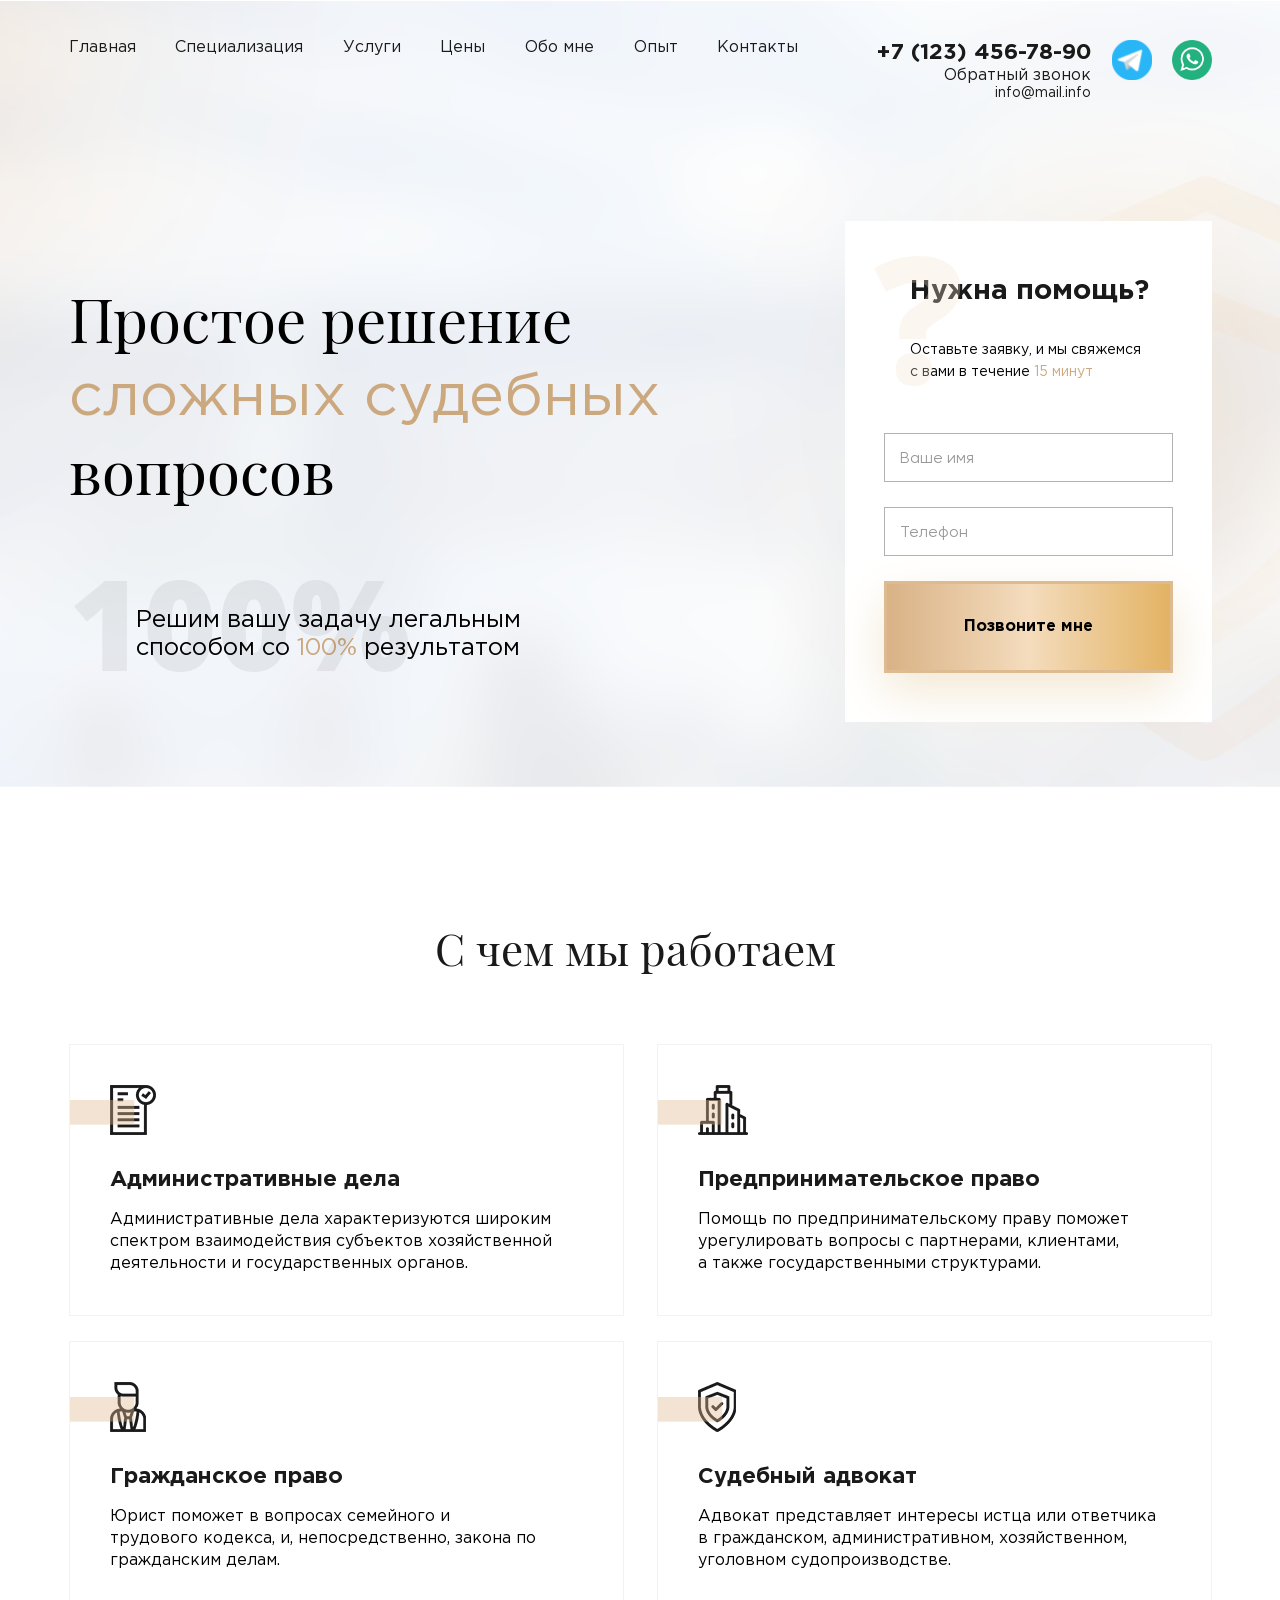
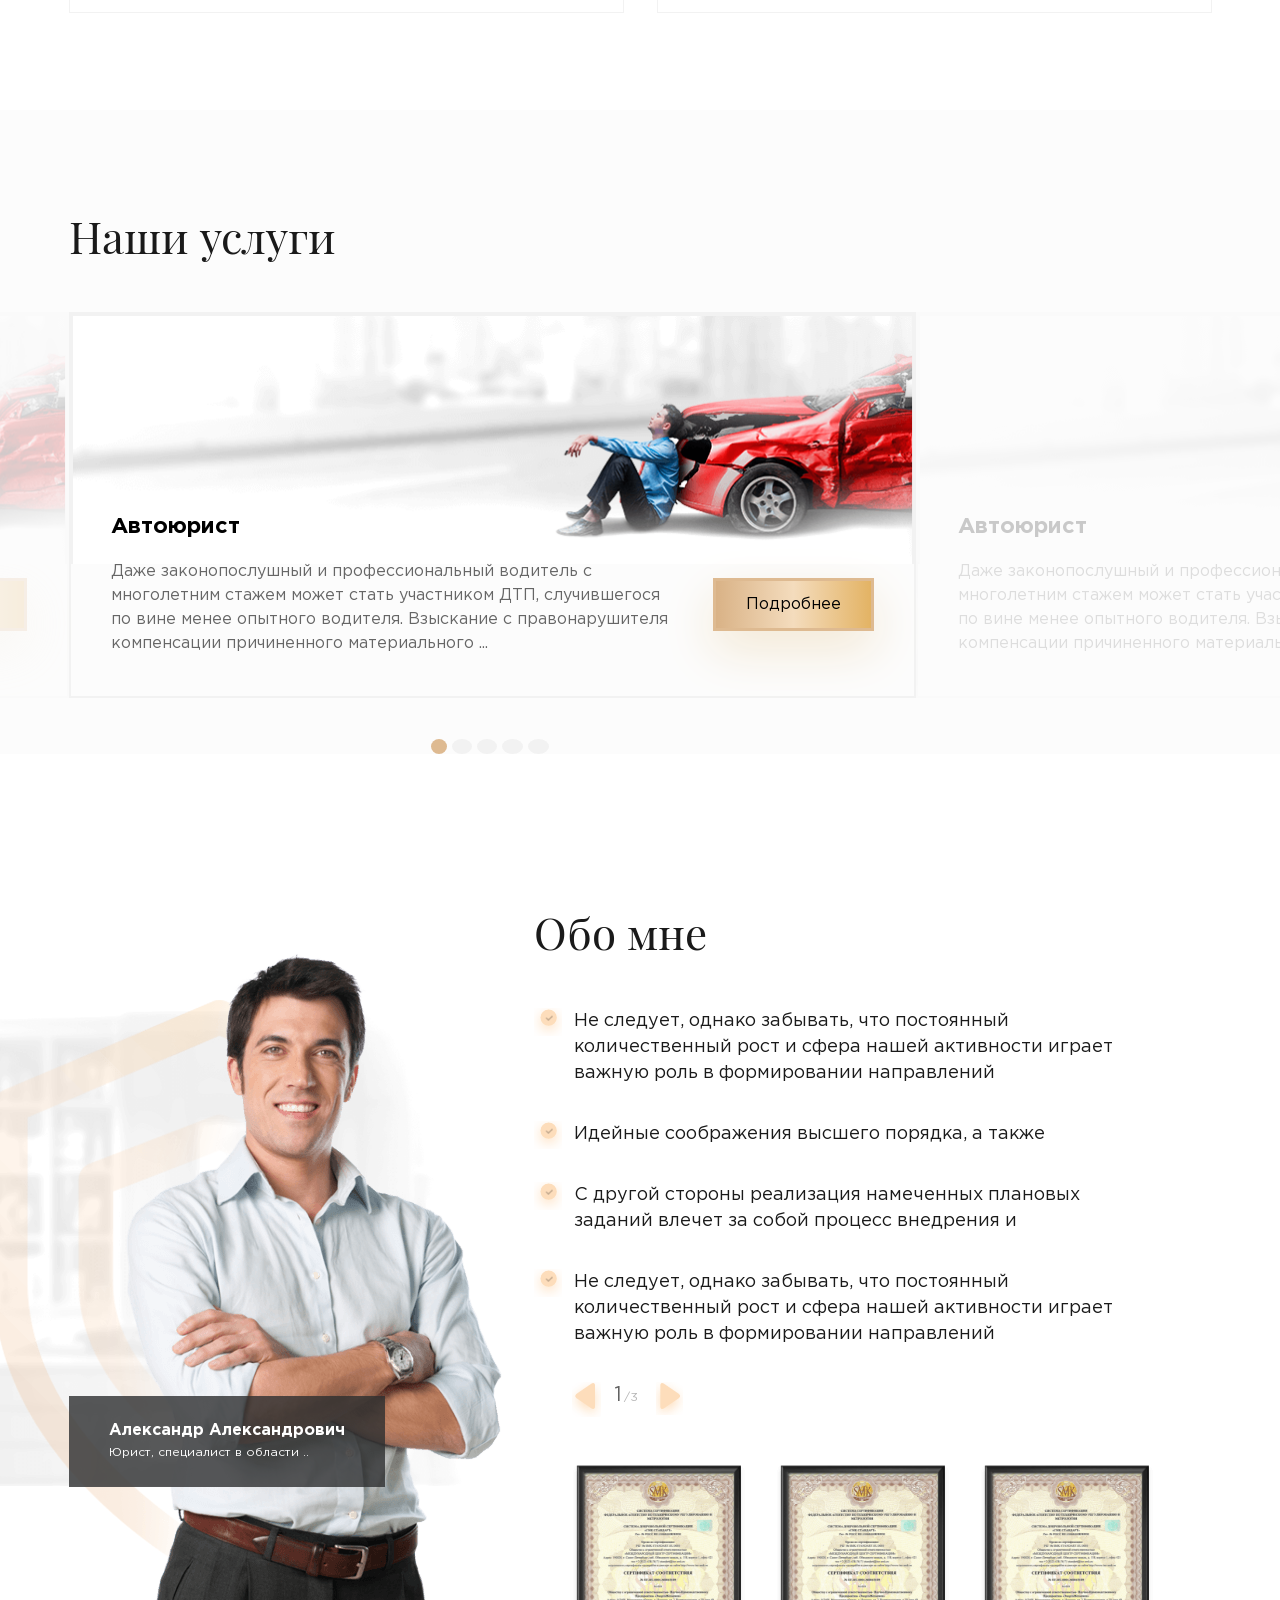
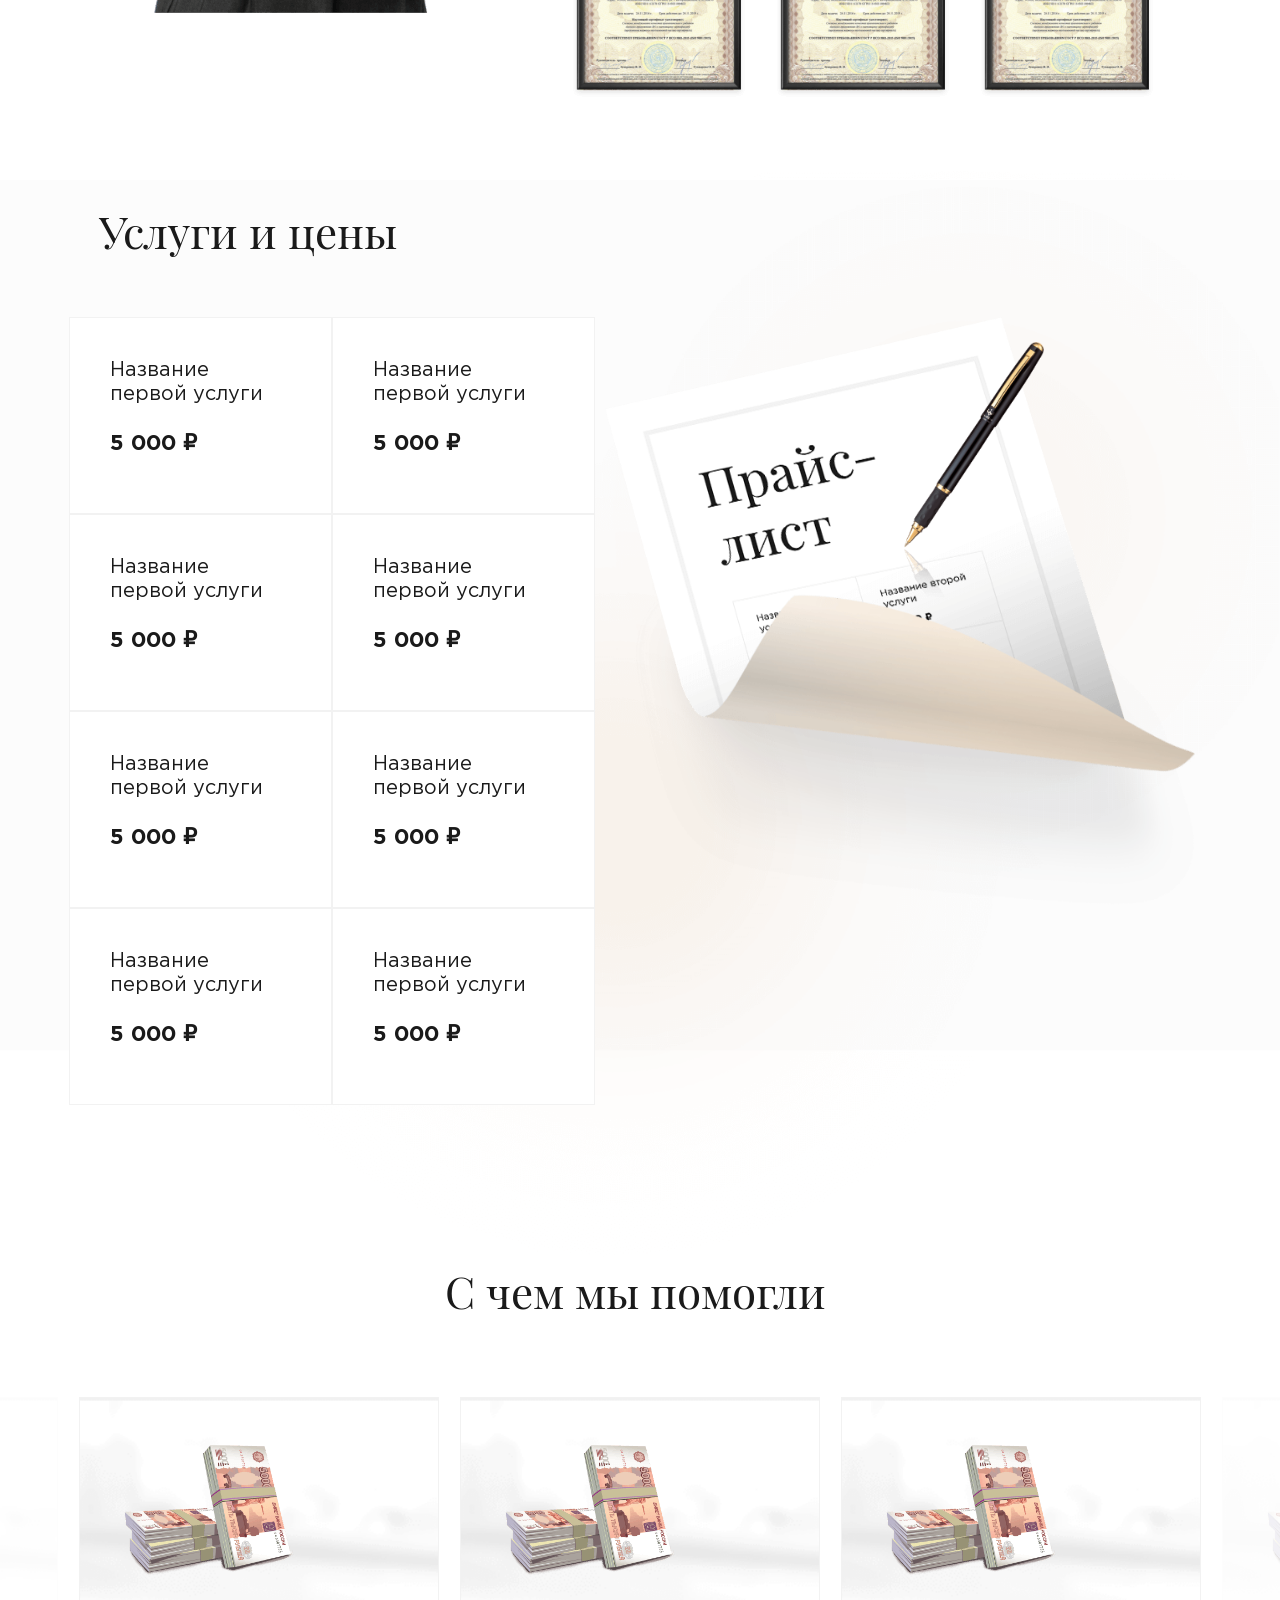
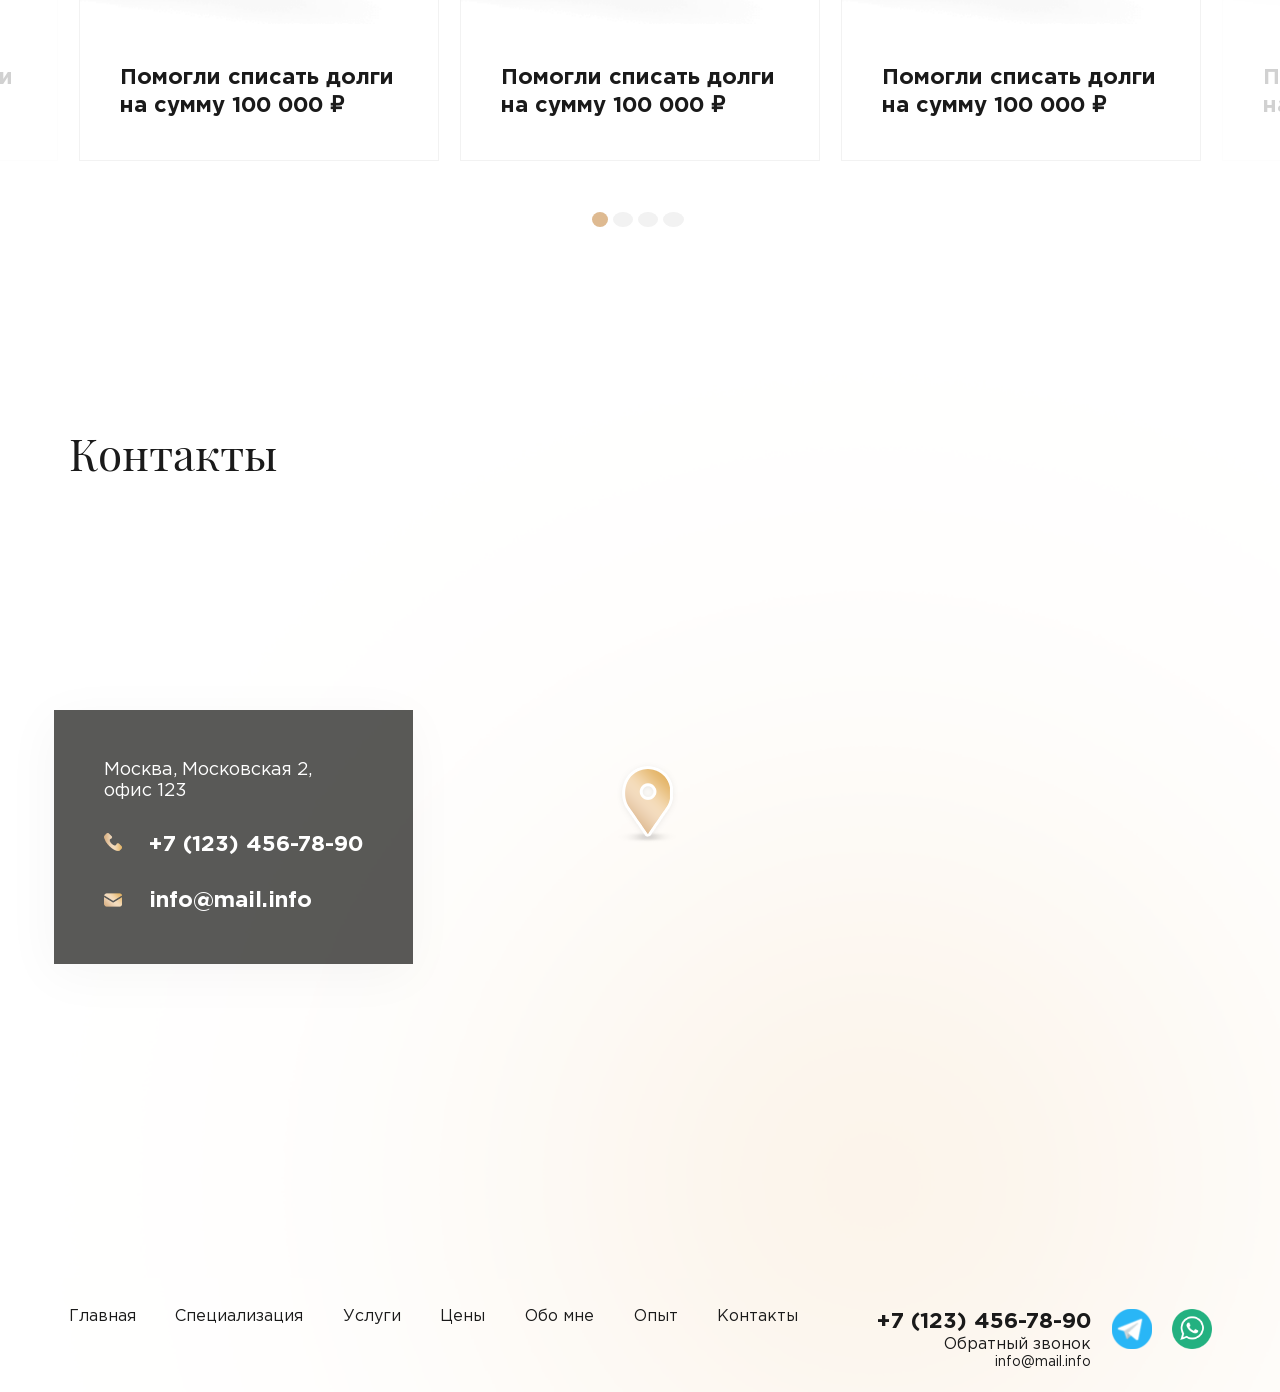
<file: main.html>
<!DOCTYPE html>
<html lang="ru">

<head>
    <meta charset="UTF-8">
    <meta name="viewport" content="width=device-width, initial-scale=1.0">
    <meta http-equiv="X-UA-Compatible" content="ie=edge">
    <title>main</title>
    <link rel="stylesheet" href="css/reset.css">
    <link rel="stylesheet" href="css/slick.css">
    <link rel="stylesheet" href="css/jquery.fancybox.css">
    <link rel="stylesheet" href="css/magnific-popup.css">
    <link rel="stylesheet" href="css/style.css">
    <script src="https://api-maps.yandex.ru/2.1/?apikey=ваш API-ключ&lang=ru_RU" type="text/javascript">
    </script>
</head>

<body>
    <div class="header">
        <div class="conteiner">
            <div class="header__wrapper">
                <div class="menu__burger">
                    <span class='menu__burger-line'></span>
                </div>
                <nav class="menu">
                    <ul class="menu__list">
                        <li class="menu__list-inner">
                            <a class='menu__list-link' href="#">
                                Главная
                            </a>
                        </li>
                        <li class="menu__list-inner">
                            <a class='menu__list-link' href="#">
                                Специализация
                            </a>
                        </li>
                        <li class="menu__list-inner">
                            <a class='menu__list-link' href="#">
                                Услуги
                            </a>
                        </li>
                        <li class="menu__list-inner">
                            <a class='menu__list-link' href="#">
                                Цены
                            </a>
                        </li>
                        <li class="menu__list-inner">
                            <a class='menu__list-link' href="#">
                                Обо мне
                            </a>
                        </li>
                        <li class="menu__list-inner">
                            <a class='menu__list-link' href="#">
                                Опыт
                            </a>
                        </li>
                        <li class="menu__list-inner">
                            <a class='menu__list-link' href="#">
                                Контакты
                            </a>
                        </li>
                    </ul>
                </nav>
                <div class="header__box">
                    <div class="header__box-conteiner">
                        <a class="header__conteiner-link header-tell" href="tel:+71234567890">
                            +7 (123) 456-78-90
                        </a>
                        <a class="header__conteiner-link header-form" href="#">
                            Обратный звонок
                        </a>
                        <a class="header__conteiner-link header-mail" href="mailto:info@mail.info">
                            info@mail.info
                        </a>
                    </div>
                    <div class="header__box-wrapp">
                        <a class="header__wrapp-link" href="#">
                            <img src="images/telegram.png" alt="">
                        </a>
                        <a class="header__wrapp-link" href="#">
                            <img src="images/whatsapp.png" alt="">
                        </a>
                    </div>
                </div>
            </div>
        </div>
    </div>
    <main class="main">
        <div class="conteiner">
            <div class="main__wrapper">
                <div class="main__wrapp">
                    <h1>
                        Простое решение<br>
                        <span>
                            сложных судебных<br>
                        </span>
                        вопросов
                    </h1>
                    <p>
                        Решим вашу задачу легальным<br>
                        способом со
                        <span>
                            100%
                        </span>
                        результатом
                    </p>
                    <a href="#" class="main__wrapp-btn">
                        Заполнить заявку
                    </a>
                </div>
                <div class="main__form-back"></div>
                <div class="main__form">
                    <h2>
                        Нужна помощь?
                    </h2>
                    <p>
                        Оставьте заявку, и мы свяжемся<br>
                        с вами в течение
                        <span>
                            15 минут
                        </span>
                    </p>
                    <form class='main__form-form' action="/">
                        <input class='main__form-input' type="text" name='name' placeholder="Ваше имя">
                        <input class='main__form-input' type="tel" name="tel" placeholder="Телефон">
                        <button class='main__form-btn'>Позвоните мне</button>
                    </form>
                </div>
            </div>
        </div>
    </main>
    <section class="job">
        <div class="conteiner">
            <div class="title job__title">
                <h2>
                    С чем мы работаем
                </h2>
            </div>
            <div class="job__wrapper">
                <div class="job__wrapper-box">
                    <img src="images/job__1.png" alt="">
                    <div class="job__box-content">
                        <h3>
                            Административные дела
                        </h3>
                        <p>
                            Административные дела характеризуются широким<br>
                            спектром взаимодействия субъектов хозяйственной<br>
                            деятельности и государственных органов.
                        </p>
                    </div>
                </div>
                <div class="job__wrapper-box">
                    <img src="images/job__2.png" alt="">
                    <div class="job__box-content">
                        <h3>
                            Предпринимательское право
                        </h3>
                        <p>
                            Помощь по предпринимательскому праву поможет<br>
                            урегулировать вопросы с партнерами, клиентами,<br>
                            а также государственными структурами.
                        </p>
                    </div>
                </div>
                <div class="job__wrapper-box">
                    <img src="images/job__3.png" alt="">
                    <div class="job__box-content">
                        <h3>
                            Гражданское право
                        </h3>
                        <p>
                            Юрист поможет в вопросах семейного и<br>
                            трудового кодекса, и, непосредственно, закона по<br>
                            гражданским делам.
                        </p>
                    </div>
                </div>
                <div class="job__wrapper-box">
                    <img src="images/job__4.png" alt="">
                    <div class="job__box-content">
                        <h3>
                            Судебный адвокат
                        </h3>
                        <p>
                            Адвокат представляет интересы истца или ответчика<br>
                            в гражданском, административном, хозяйственном,<br>
                            уголовном судопроизводстве.
                        </p>
                    </div>
                </div>
            </div>
        </div>
    </section>
    <section class="services">
        <div class="conteiner">
            <div class="title services__title">
                <h2>
                    Наши услуги
                </h2>
            </div>
            <div class="services__slaider">
                <div class="services__slaider-box">
                    <div class="services__box-img">
                        <img src="images/service__car.png" alt="">
                    </div>
                    <div class="services__box-content">
                        <div class="services__content-content">
                            <h3>
                                Автоюрист
                            </h3>
                            <p>
                                Даже законопослушный и профессиональный водитель с<br>
                                многолетним стажем может стать участником ДТП, случившегося<br>
                                по вине менее опытного водителя. Взыскание с правонарушителя<br>
                                компенсации причиненного материального ...
                            </p>
                        </div>
                        <a class="services__content-btn" href="#windows__services">
                            Подробнее
                        </a>
                    </div>
                </div>
                <div class="services__slaider-box">
                    <div class="services__box-img">
                        <img src="images/service__car.png" alt="">
                    </div>
                    <div class="services__box-content">
                        <div class="services__content-content">
                            <h3>
                                Автоюрист
                            </h3>
                            <p>
                                Даже законопослушный и профессиональный водитель с<br>
                                многолетним стажем может стать участником ДТП, случившегося<br>
                                по вине менее опытного водителя. Взыскание с правонарушителя<br>
                                компенсации причиненного материального ...
                            </p>
                        </div>
                        <a class="services__content-btn" href="#windows__services">
                            Подробнее
                        </a>
                    </div>
                </div>
                <div class="services__slaider-box">
                    <div class="services__box-img">
                        <img src="images/service__car.png" alt="">
                    </div>
                    <div class="services__box-content">
                        <div class="services__content-content">
                            <h3>
                                Автоюрист
                            </h3>
                            <p>
                                Даже законопослушный и профессиональный водитель с<br>
                                многолетним стажем может стать участником ДТП, случившегося<br>
                                по вине менее опытного водителя. Взыскание с правонарушителя<br>
                                компенсации причиненного материального ...
                            </p>
                        </div>
                        <a class="services__content-btn" href="#windows__services">
                            Подробнее
                        </a>
                    </div>
                </div>
                <div class="services__slaider-box">
                    <div class="services__box-img">
                        <img src="images/service__car.png" alt="">
                    </div>
                    <div class="services__box-content">
                        <div class="services__content-content">
                            <h3>
                                Автоюрист
                            </h3>
                            <p>
                                Даже законопослушный и профессиональный водитель с<br>
                                многолетним стажем может стать участником ДТП, случившегося<br>
                                по вине менее опытного водителя. Взыскание с правонарушителя<br>
                                компенсации причиненного материального ...
                            </p>
                        </div>
                        <a class="services__content-btn" href="#windows__services">
                            Подробнее
                        </a>
                    </div>
                </div>
                <div class="services__slaider-box">
                    <div class="services__box-img">
                        <img src="images/service__car.png" alt="">
                    </div>
                    <div class="services__box-content">
                        <div class="services__content-content">
                            <h3>
                                Автоюрист
                            </h3>
                            <p>
                                Даже законопослушный и профессиональный водитель с<br>
                                многолетним стажем может стать участником ДТП, случившегося<br>
                                по вине менее опытного водителя. Взыскание с правонарушителя<br>
                                компенсации причиненного материального ...
                            </p>
                        </div>
                        <a class="services__content-btn" href="#windows__services">
                            Подробнее
                        </a>
                    </div>
                </div>
            </div>
        </div>
    </section>
    <section class="about">
        <div class="conteiner">
            <div class="title about__title-1">
                <h2>
                    Обо мне
                </h2>
            </div>
            <div class="about__wrapp">
                <div class="about__wrapp-img">
                    <div class="about__wrapp-img-back"></div>
                    <div class="about__img">
                        <img src="images/about__foto.png" alt="">
                        <div class="about__wrapp-img-content">
                            <h3>
                                Александр Александрович
                            </h3>
                            <p>
                                Юрист, специалист в области ..
                            </p>
                        </div>
                    </div>
                </div>
                <div class="about__wrapp-conteiner">
                    <div class="title about__title-2">
                        <h2>
                            Обо мне
                        </h2>
                    </div>
                    <ul>
                        <li>
                            Не следует, однако забывать, что постоянный количественный рост и сфера нашей активности
                            играет важную роль в формировании направлений
                        </li>
                        <li>
                            Идейные соображения высшего порядка, а также
                        </li>
                        <li>
                            С другой стороны реализация намеченных плановых заданий влечет за собой процесс внедрения и
                        </li>
                        <li>
                            Не следует, однако забывать, что постоянный количественный рост и сфера нашей активности
                            играет важную роль в формировании направлений
                        </li>
                    </ul>
                    <div class="pagingInfo"></div>
                    <div class="about__slaider">
                        <div class="about__slaider-box">
                            <img src="images/diplom.png" alt="">
                        </div>
                        <div class="about__slaider-box">
                            <img src="images/diplom__2.png" alt="">
                        </div>

                        <div class="about__slaider-box">
                            <img src="images/diplom__3.png" alt="">
                        </div>
                    </div>
                </div>
            </div>
        </div>
    </section>
    <section class="pay">
        <div class="conteiner">
            <div class="title pay__title">
                <h2>
                    Услуги и цены
                </h2>
            </div>
            <div class="pay__wrapp">
                <div class="pay__wrapp-slaider">
                    <div class="pay__slaider-conteiner">
                        <div class="pay__slaider-inner">
                            <p>
                                Название первой услуги
                            </p>
                            <div class="pay__inner-box">
                                <h3>
                                    5 000 ₽
                                </h3>
                                <a href="#windows__price" class="pay__slaider-link">
                                    Подробнее »
                                </a>
                            </div>
                        </div>
                        <div class="pay__slaider-inner">
                            <p>
                                Название первой услуги
                            </p>
                            <div class="pay__inner-box">
                                <h3>
                                    5 000 ₽
                                </h3>
                                <a href="#windows__price" class="pay__slaider-link">
                                    Подробнее »
                                </a>
                            </div>
                        </div>
                        <div class="pay__slaider-inner">
                            <p>
                                Название первой услуги
                            </p>
                            <div class="pay__inner-box">
                                <h3>
                                    5 000 ₽
                                </h3>
                                <a href="#windows__price" class="pay__slaider-link">
                                    Подробнее »
                                </a>
                            </div>
                        </div>
                        <div class="pay__slaider-inner">
                            <p>
                                Название первой услуги
                            </p>
                            <div class="pay__inner-box">
                                <h3>
                                    5 000 ₽
                                </h3>
                                <a href="#windows__price" class="pay__slaider-link">
                                    Подробнее »
                                </a>
                            </div>
                        </div>
                    </div>
                    <div class="pay__slaider-conteiner">
                        <div class="pay__slaider-inner">
                            <p>
                                Название первой услуги
                            </p>
                            <div class="pay__inner-box">
                                <h3>
                                    5 000 ₽
                                </h3>
                                <a href="#windows__price" class="pay__slaider-link">
                                    Подробнее »
                                </a>
                            </div>
                        </div>
                        <div class="pay__slaider-inner">
                            <p>
                                Название первой услуги
                            </p>
                            <div class="pay__inner-box">
                                <h3>
                                    5 000 ₽
                                </h3>
                                <a href="#windows__price" class="pay__slaider-link">
                                    Подробнее »
                                </a>
                            </div>
                        </div>
                        <div class="pay__slaider-inner">
                            <p>
                                Название первой услуги
                            </p>
                            <div class="pay__inner-box">
                                <h3>
                                    5 000 ₽
                                </h3>
                                <a href="#windows__price" class="pay__slaider-link">
                                    Подробнее »
                                </a>
                            </div>
                        </div>
                        <div class="pay__slaider-inner">
                            <p>
                                Название первой услуги
                            </p>
                            <div class="pay__inner-box">
                                <h3>
                                    5 000 ₽
                                </h3>
                                <a href="#windows__price" class="pay__slaider-link">
                                    Подробнее »
                                </a>
                            </div>
                        </div>
                    </div>
                </div>
                <div class="pay__wrapp-conteiner">
                    <img src="images/pay__list.png" alt="">
                    <img class='pay__conteiner-pen' src="images/pen.png" alt="">
                </div>
            </div>
        </div>
    </section>
    <section class="help">
        <div class="test"></div>
        <div class="test-2"></div>
        <div class="conteiner">
            <div class="title">
                <h2>
                    С чем мы помогли
                </h2>
            </div>
            <div class="help__slaider">
                <div>
                    <div class="help__slaider-box">
                        <div class="help__box-img">
                            <img src="images/many.png" alt="">
                        </div>
                        <p>
                            Помогли списать долги на сумму 100 000 ₽
                        </p>
                    </div>
                </div>
                <div>
                    <div class="help__slaider-box">
                        <div class="help__box-img">
                            <img src="images/many.png" alt="">
                        </div>
                        <p>
                            Помогли списать долги на сумму 100 000 ₽
                        </p>
                    </div>
                </div>
                <div>
                    <div class="help__slaider-box">
                        <div class="help__box-img">
                            <img src="images/many.png" alt="">
                        </div>
                        <p>
                            Помогли списать долги на сумму 100 000 ₽
                        </p>
                    </div>
                </div>
                <div>
                    <div class="help__slaider-box">
                        <div class="help__box-img">
                            <img src="images/many.png" alt="">
                        </div>
                        <p>
                            Помогли списать долги на сумму 100 000 ₽
                        </p>
                    </div>
                </div>
            </div>
        </div>
    </section>
    <section class="contacts">
        <div class="conteiner">
            <div class="title contacts__title">
                <h2>
                    Контакты
                </h2>
            </div>
            <div class="contacts__wrapp">
                <div class="contacts__wrapp-box">
                    <h3>
                        Москва, Московская 2,<br>
                        офис 123
                    </h3>
                    <a class='contacts__wrapp-box-tell' href="tel:+71234567890">
                        +7 (123) 456-78-90
                    </a>
                    <a class='contacts__wrapp-box-mail' href="mailto:info@mail.info">
                        info@mail.info
                    </a>
                </div>
                <img class='icon-map' src="images/map__marker.png" alt="">
                <div class="contacts__wrapp-map">
                    <div id="map" class="smallMap" style="max-width: 1140px;  filter: rgb(29, 27, 27);">
                    </div>
                </div>
            </div>
        </div>
    </section>
    <footer class="footer">
        <div class="conteiner">
            <div class="footer__wrapper">
                <div class="footer__box">
                    <div class="footer__box-conteiner ">
                        <a class="footer__conteiner-link footer-tell" href="tel:+71234567890">
                            +7 (123) 456-78-90
                        </a>
                        <a class="footer__conteiner-link footer-form" href="#">
                            Обратный звонок
                        </a>
                        <a class="footer__conteiner-link footer-mail" href="mailto:info@mail.info">
                            info@mail.info
                        </a>
                    </div>
                    <div class="footer__box-wrapp">
                        <a class="footer__wrapp-link" href="#">
                            <img src="images/telegram.png" alt="">
                        </a>
                        <a class="footer__wrapp-link" href="#">
                            <img src="images/whatsapp.png" alt="">
                        </a>
                    </div>
                </div>
                <nav class="footer__menu">
                    <ul class="footer__menu-list">
                        <li class="footer__list-inner">
                            <a class='footer__list-link' href="#">
                                Главная
                            </a>
                        </li>
                        <li class="footer__list-inner">
                            <a class='footer__list-link' href="#">
                                Специализация
                            </a>
                        </li>
                        <li class="footer__list-inner">
                            <a class='footer__list-link' href="#">
                                Услуги
                            </a>
                        </li>
                        <li class="footer__list-inner">
                            <a class='footer__list-link' href="#">
                                Цены
                            </a>
                        </li>
                        <li class="footer__list-inner">
                            <a class='footer__list-link' href="#">
                                Обо мне
                            </a>
                        </li>
                        <li class="footer__list-inner">
                            <a class='footer__list-link' href="#">
                                Опыт
                            </a>
                        </li>
                        <li class="footer__list-inner">
                            <a class='footer__list-link' href="#">
                                Контакты
                            </a>
                        </li>
                    </ul>
                </nav>
            </div>
        </div>
    </footer>
    <section class="windows">
        <div class="conteiner">
            <div id='windows__services' class="windows__services white-popup mfp-hide">
                <div class="winddows__services-img">
                    <img src="images/service__car.png" alt="">
                </div>
                <div class="windows__services-content">
                    <h2>
                        Автоюрист
                    </h2>
                    <p>
                        Даже законопослушный и профессиональный водитель с многолетним стажем может стать участником
                        ДТП, случившегося по вине менее опытного водителя. Взыскание с правонарушителя компенсации
                        причиненного материального вреда, который был причинен жизни, здоровью и
                    </p>
                    <h3>
                        Когда нужен автоюрист?
                    </h3>
                    <p>
                        Реалии таковы, что большинство страховых компаний в России просто не выплачивают компенсации по
                        страховым полисам под различными аргументами. А пострадавшим приходится доказывать в судах свою
                        невиновность в совершении ДТП и получать возмещение материальног
                    </p>
                    <p>
                        Причиной необходимости прибегать к услугам автоадвоката является также халатное отношение и
                        низкая квалификация работников дорожной патрульной полиции. Полицейские часто составляют
                        протоколы о совершении административного правонарушения (админпротоколы) с грубейшими
                        нарушениями законодательства, вносят неправдивую информацию об обстоятельствах происшествия,
                        неверно составляют схему места ДТП, что приводит к перекручиванию реальных обстоятельств ДТП.
                    </p>
                </div>
                <div class="windows__services-form">
                    <h3>
                        Нужна помощь?
                    </h3>
                    <p>
                        Оставьте заявку, и мы свяжемся с вами в течение
                        <span>
                            15 минут
                        </span>
                    </p>
                    <form class='windows__form' action="/">
                        <input class='windows__form-input' type="text" name='name' placeholder="Ваше имя">
                        <input class='windows__form-input' type="tel" name="tel" placeholder="Телефон">
                        <button class='windows__form-btn'>Позвоните мне</button>
                    </form>
                </div>
            </div>
            <div id='windows__price' class="windows__price white-popup mfp-hide">
                <div class="windows__price-content">
                    <h2>
                        Название услуги #1
                    </h2>
                    <p>
                        Даже законопослушный и профессиональный водитель с многолетним стажем может стать участником
                        ДТП, случившегося по вине менее опытного водителя. Взыскание с правонарушителя компенсации
                        причиненного материального вреда, который был причинен жизни, здоровью и
                    </p>
                    <h3>
                        Когда нужен автоюрист?
                    </h3>
                    <p>
                        Реалии таковы, что большинство страховых компаний в России просто не выплачивают компенсации по
                        страховым полисам под различными аргументами. А пострадавшим приходится доказывать в судах свою
                        невиновность в совершении ДТП и получать возмещение материальног
                    </p>
                    <p>
                        Причиной необходимости прибегать к услугам автоадвоката является также халатное отношение и
                        низкая квалификация работников дорожной патрульной полиции. Полицейские часто составляют
                        протоколы о совершении административного правонарушения (админпротоколы) с грубейшими
                        нарушениями законодательства, вносят неправдивую информацию об обстоятельствах происшествия,
                        неверно составляют схему места ДТП, что приводит к перекручиванию реальных обстоятельств ДТП.
                    </p>
                </div>
                <div class="windows__price-box">
                    <div class="windows__price-box-inner">
                        <p>
                            Стоимость:
                        </p>
                        <h3>
                            5 000 ₽
                        </h3>
                    </div>
                    <a class="windows__prince-btn" href="#">
                        Заказать
                    </a>
                </div>
            </div>
        </div>
    </section>
    <script src="https://ajax.googleapis.com/ajax/libs/jquery/3.4.1/jquery.min.js"></script>
    <script src="js/jquery.magnific-popup.js"></script>
    <script src="js/jquery.fancybox.min.js"></script>
    <script src="js/slick.min.js"></script>
    <script>
        ymaps.ready(function () {
            var myMap = new ymaps.Map('map', {
                    center: [55.76286004199862, 37.606497272758524],
                    zoom: 17,
                    controls: []
                }, {
                    searchControlProvider: 'yandex#search'
                }),
                MyIconContentLayout = ymaps.templateLayoutFactory.createClass(
                    '<div style="color: #FFFFFF; font-weight: bold;">$[properties.iconContent]</div>'
                ),
                myPlacemark = new ymaps.Placemark(myMap.getCenter(), {
                    hintContent: '',
                    balloonContent: ''
                }, {
                    iconLayout: 'default#image',
                    iconImageHref: 'images/map__marker.png',
                    iconImageSize: [50, 70],
                    iconImageOffset: [-15, -76]
                }),
                myPlacemarkWithContent = new ymaps.Placemark([55.76286004199862, 37.606497272758524], {}, {
                    iconLayout: 'default#imageWithContent',
                    iconImageHref: 'images/map__marker.png',
                    iconImageSize: [50, 70],
                    iconImageOffset: [-15, -76],
                    iconContentOffset: [15, 15],
                    iconContentLayout: MyIconContentLayout
                });
            myMap.controls.remove('searchControl');
            myMap.behaviors.disable('scrollZoom');
            myMap.behaviors.disable('drag');
            myMap.geoObjects
                .add(myPlacemark)
                .add(myPlacemarkWithContent);
        });
    </script>
    <script src="js/main.js"></script>
</body>

</html>
</file>
<file: css/style.css>
@font-face {
    font-family: 'Gilroy';
    src: url('../font/Gilroy-Bold.eot');
    src: url('../font/Gilroy-Bold.eot?#iefix') format('embedded-opentype'),
        url('../font/Gilroy-Bold.woff2') format('woff2'),
        url('../font/Gilroy-Bold.woff') format('woff'),
        url('../font/Gilroy-Bold.ttf') format('truetype'),
        url('../font/Gilroy-Bold.svg#Gilroy-Bold') format('svg');
    font-weight: bold;
    font-style: normal;
    font-display: swap;
}

@font-face {
    font-family: 'Gilroy';
    src: url('../font/Gilroy-Bold_1.eot');
    src: url('../font/Gilroy-Bold_1.eot?#iefix') format('embedded-opentype'),
        url('../font/Gilroy-Bold_1.woff2') format('woff2'),
        url('../font/Gilroy-Bold_1.woff') format('woff'),
        url('../font/Gilroy-Bold_1.ttf') format('truetype'),
        url('../font/Gilroy-Bold_1.svg#Gilroy-Bold') format('svg');
    font-weight: bold;
    font-style: normal;
    font-display: swap;
}

@font-face {
    font-family: 'Gilroy';
    src: url('../font/Gilroy-Regular.eot');
    src: url('../font/Gilroy-Regular.eot?#iefix') format('embedded-opentype'),
        url('../font/Gilroy-Regular.woff2') format('woff2'),
        url('../font/Gilroy-Regular.woff') format('woff'),
        url('../font/Gilroy-Regular.ttf') format('truetype'),
        url('../font/Gilroy-Regular.svg#Gilroy-Regular') format('svg');
    font-weight: normal;
    font-style: normal;
    font-display: swap;
}

@font-face {
    font-family: 'Gilroy';
    src: url('../font/Gilroy-Regular_1.eot');
    src: url('../font/Gilroy-Regular_1.eot?#iefix') format('embedded-opentype'),
        url('../font/Gilroy-Regular_1.woff2') format('woff2'),
        url('../font/Gilroy-Regular_1.woff') format('woff'),
        url('../font/Gilroy-Regular_1.ttf') format('truetype'),
        url('../font/Gilroy-Regular_1.svg#Gilroy-Regular') format('svg');
    font-weight: normal;
    font-style: normal;
    font-display: swap;
}

@font-face {
    font-family: 'Gotham Pro';
    src: url('../font/GothamPro-Bold.eot');
    src: url('../font/GothamPro-Bold.eot?#iefix') format('embedded-opentype'),
        url('../font/GothamPro-Bold.woff2') format('woff2'),
        url('../font/GothamPro-Bold.woff') format('woff'),
        url('../font/GothamPro-Bold.ttf') format('truetype'),
        url('../font/GothamPro-Bold.svg#GothamPro-Bold') format('svg');
    font-weight: bold;
    font-style: normal;
    font-display: swap;
}

@font-face {
    font-family: 'Gotham Pro';
    src: url('../font/GothamPro.eot');
    src: url('../font/GothamPro.eot?#iefix') format('embedded-opentype'),
        url('../font/GothamPro.woff2') format('woff2'),
        url('../font/GothamPro.woff') format('woff'),
        url('../font/GothamPro.ttf') format('truetype'),
        url('../font/GothamPro.svg#GothamPro') format('svg');
    font-weight: normal;
    font-style: normal;
    font-display: swap;
}

@font-face {
    font-family: 'Gotham Pro';
    src: url('../font/GothamPro-Bold_1.eot');
    src: url('../font/GothamPro-Bold_1.eot?#iefix') format('embedded-opentype'),
        url('../font/GothamPro-Bold_1.woff2') format('woff2'),
        url('../font/GothamPro-Bold_1.woff') format('woff'),
        url('../font/GothamPro-Bold_1.ttf') format('truetype'),
        url('../font/GothamPro-Bold_1.svg#GothamPro-Bold') format('svg');
    font-weight: bold;
    font-style: normal;
    font-display: swap;
}

@font-face {
    font-family: 'Gotham Pro';
    src: url('../font/GothamPro_1.eot');
    src: url('../font/GothamPro_1.eot?#iefix') format('embedded-opentype'),
        url('../font/GothamPro_1.woff2') format('woff2'),
        url('../font/GothamPro_1.woff') format('woff'),
        url('../font/GothamPro_1.ttf') format('truetype'),
        url('../font/GothamPro_1.svg#GothamPro') format('svg');
    font-weight: normal;
    font-style: normal;
    font-display: swap;
}

@font-face {
    font-family: 'Gotham Pro';
    src: url('../font/GothamPro-Medium.eot');
    src: url('../font/GothamPro-Medium.eot?#iefix') format('embedded-opentype'),
        url('../font/GothamPro-Medium.woff2') format('woff2'),
        url('../font/GothamPro-Medium.woff') format('woff'),
        url('../font/GothamPro-Medium.ttf') format('truetype'),
        url('../font/GothamPro-Medium.svg#GothamPro-Medium') format('svg');
    font-weight: 500;
    font-style: normal;
    font-display: swap;
}

@font-face {
    font-family: 'Gotham Pro';
    src: url('../font/GothamPro-Medium_1.eot');
    src: url('../font/GothamPro-Medium_1.eot?#iefix') format('embedded-opentype'),
        url('../font/GothamPro-Medium_1.woff2') format('woff2'),
        url('../font/GothamPro-Medium_1.woff') format('woff'),
        url('../font/GothamPro-Medium_1.ttf') format('truetype'),
        url('../font/GothamPro-Medium_1.svg#GothamPro-Medium') format('svg');
    font-weight: 500;
    font-style: normal;
    font-display: swap;
}

@font-face {
    font-family: 'Open Sans';
    src: url('../font/OpenSans-ExtraBold.eot');
    src: url('../font/OpenSans-ExtraBold.eot?#iefix') format('embedded-opentype'),
        url('../font/OpenSans-ExtraBold.woff2') format('woff2'),
        url('../font/OpenSans-ExtraBold.woff') format('woff'),
        url('../font/OpenSans-ExtraBold.ttf') format('truetype'),
        url('../font/OpenSans-ExtraBold.svg#OpenSans-ExtraBold') format('svg');
    font-weight: bold;
    font-style: normal;
    font-display: swap;
}

@font-face {
    font-family: 'Playfair Display';
    src: url('../font/PlayfairDisplay-Regular.eot');
    src: url('../font/PlayfairDisplay-Regular.eot?#iefix') format('embedded-opentype'),
        url('../font/PlayfairDisplay-Regular.woff2') format('woff2'),
        url('../font/PlayfairDisplay-Regular.woff') format('woff'),
        url('../font/PlayfairDisplay-Regular.ttf') format('truetype'),
        url('../font/PlayfairDisplay-Regular.svg#PlayfairDisplay-Regular') format('svg');
    font-weight: normal;
    font-style: normal;
    font-display: swap;
}

* {
    box-sizing: border-box;
    font-family: 'Gotham Pro';
}

a {
    text-decoration: none;
}

ul {
    list-style: none;
}

.conteiner {
    max-width: 1163px;
    padding: 0 10px;
    margin: 0 auto;
}

.title h2 {
    font-family: 'Playfair Display';
    font-weight: 400;
    font-size: 44px;
    line-height: 52px;
    color: #1A1A1A;
    text-align: center;
    padding-right: 10px;
    padding-bottom: 70px;
}

/*--------------slider-----------------*/
.slick-slide {
    opacity: 0.2;
    transition: .4s;
}

.slick-active {
    opacity: 1;
}

.slick-dots {

    display: flex;
    justify-content: center;
    padding-top: 40px;
}


.slick-dots button {
    margin-right: 5px;
    border-radius: 50%;
    background: #F2F2F2;
    border: none;
    color: rgba(255, 255, 255, 0);
}

.slick-active button {
    background: #DEBA91;
}


@media(max-width: 1110px) {
    .help__slaider .slick-dots {
        width: 100vw;
    }
}

/*-----------menu__burger------------*/
.menu__burger {
    height: 38px;
    position: relative;
    top: 50%;
    cursor: pointer;

    display: none;
}

.menu__burger::before,
.menu__burger::after {
    content: '';
    background-color: #cca87e;
    position: absolute;
    width: 56px;
    height: 6px;
    border-radius: 6px;
    left: 0;
}

.menu__burger::after {
    width: 41px;
}


.menu__burger::before {
    top: 0;
}

.menu__burger-line {
    background-color: #cca87e;
    position: absolute;
    width: 28px;
    height: 6px;
    border-radius: 5px;
    left: 0;
    top: 50%;
    transform: translateY(-50%);
}

.menu__burger::after {
    bottom: 0;
}

.burger__active {
    position: relative;
    z-index: 8;
}

.burger__active::before {
    transform: rotate(45deg);

    top: 22px;

    background-color: #CCA87E;
}

.burger__active .menu__burger-line {
    transform: scale(0);
}

.burger__active::after {
    width: 56px;
    transform: rotate(-45deg);
    bottom: 9px;
    background-color: #CCA87E;
}

/*-----------main-------------------*/
.header {
    background: rgba(255, 255, 255, 0);
    position: relative;
    z-index: 2;
}

.header__wrapper {
    display: flex;
    justify-content: space-between;
    padding-top: 40px;
}


.menu {
    width: 730px;
}

.menu__list {
    display: flex;
    justify-content: space-between;
}


.menu__list-link {
    display: inline-block;
    max-width: 100%;

    font-weight: 400;
    font-size: 16px;
    line-height: 16px;
    color: #1A1A1A;

    transition: .4s;
}


.header__box {
    display: flex;
}


.header__conteiner-link {
    display: block;
    text-align: right;
}

.header-tell {
    font-weight: bold;
    font-size: 22px;
    line-height: 26px;
    color: #1A1A1A;
}

.header-form {
    font-weight: 300;
    font-size: 16px;
    line-height: 19px;
    color: #1A1A1A;
}

.header-mail {
    font-weight: 400;
    font-size: 14px;
    line-height: 16px;
    color: #1A1A1A;
}


.menu__list-link:hover,
.header__conteiner-link:hover {
    color: #CCA87E;
    text-decoration: underline;
}


.header__box-wrapp {
    padding-left: 6px;
}

.header__wrapp-link {
    padding-left: 15px;
}

/*-----------header media-------------*/
@media(max-width:1100px) {
    .menu {
        width: 550px;
    }
}

@media(max-width: 920px) {
    .menu {
        position: absolute;
        width: 100%;
        background: #ededee;
        top: 0;
        left: 0;
        overflow-y: auto;
        z-index: 333;

        transform: translateY(-150%);
        transition: .4s;

    }

    .header__active {
        overflow-y: auto;
        min-height: 100vh;
    }

    .menu__active {
        transform: translateY(0);

    }

    .header__box-wrapp {
        position: absolute;
        left: 0;
        top: 30px;
        z-index: 333;
        transform: translateY(-250%);
        transition: .4s;
    }

    .header__box-wrapp__active {
        transform: translateY(0)
    }

    .look {
        overflow: hidden;
    }

    .menu__list-link {
        font-size: 24px;
        line-height: 64px;
        z-index: 333;
    }

    .menu__list {
        display: block;
        padding-top: 90px;
        padding-left: 30px;
        padding-bottom: 50px;
    }

    .menu__burger {
        display: block;
        margin-top: 5px;
        z-index: 3;
    }

    .burger__active {
        position: absolute;
        right: 67px;
        top: 20px;
        z-index: 343;

    }
}

/*---------------main--------------*/
.main {
    background: url('../images/background.png')repeat center center;
    background-size: cover;
    padding: 220px 0 100px;
    position: relative;
    top: -100px;
    overflow: hidden;
}

.main__wrapper {
    display: flex;
    justify-content: space-between;
    align-items: center;
}

.main__wrapp>h1 {
    font-family: 'Playfair Display';
    font-weight: 400;
    font-size: 60px;
    line-height: 72px;
    padding-bottom: 100px;
}

.main__wrapp>h1>span,
.main__wrapp>p>span {
    color: #CCA87E;
}


.main__wrapp>p {
    font-size: 24px;
    line-height: 28px;
    position: relative;
    padding-left: 67px;
}

.main__wrapp>p::before {
    content: '100%';

    font-family: 'Open Sans';
    font-weight: 800;
    font-size: 126px;
    line-height: 151px;
    color: rgba(0, 0, 0, .3);
    opacity: .2;

    position: absolute;
    top: -59px;
    left: 0;
}

.main__form-back {
    position: relative;
    height: 0;
}

.main__form-back::after {
    content: url('../images/main__1.png');
    position: absolute;
    top: -316px;
    left: 191px;
}

.main__form {
    background-color: #fff;
    position: relative;
    z-index: 1;
}

.main__form h2 {
    font-weight: 700;
    font-size: 28px;
    line-height: 23px;
    color: #1A1A1A;

    position: relative;
    padding: 59px 39px 36px 65px;
}

.main__form h2::before {
    content: '?';

    font-family: 'Open Sans';
    font-weight: 800;
    font-size: 177px;
    line-height: 212px;
    color: rgba(241, 225, 208, .308);

    position: absolute;
    top: -11px;
    left: 29px;

}

.main__form p {
    font-weight: 400;
    font-size: 14px;
    line-height: 22px;
    padding-left: 65px;
    padding-bottom: 50px;
}

.main__form p span {
    color: #CCA87E;
}

.main__form-form {
    display: flex;
    flex-direction: column;
    padding: 0 39px 49px 39px;
    position: relative;
    z-index: 1;
}



.main__form-input {
    padding: 14px 15px;
    margin-bottom: 25px;

    font-family: 'Gilroy';
    font-weight: 400;
    font-size: 16px;
    line-height: 19px;
    color: #999999;
    border: 1px solid #B2B2B2;
}

.main__form-input::placeholder {
    font-family: 'Gilroy';
    font-weight: 400;
    font-size: 16px;
    line-height: 19px;
    color: #999999;


}


.main__form-btn {
    display: block;
    padding: 29px 77px;
    font-weight: 700;
    font-size: 16px;
    line-height: 28px;
    display: block;
    padding: 29px 77px;

    cursor: pointer;
    border: 3px solid #DEBA91;
    transition: .4s;



    background-image: -moz-linear-gradient(0deg, rgb(217, 178, 134) 0%, rgb(244, 220, 189) 50%, rgb(227, 179, 100) 100%);
    background-image: -webkit-linear-gradient(0deg, rgb(217, 178, 134) 0%, rgb(244, 220, 189) 50%, rgb(227, 179, 100) 100%);
    background-image: -ms-linear-gradient(0deg, rgb(217, 178, 134) 0%, rgb(244, 220, 189) 50%, rgb(227, 179, 100) 100%);

    box-shadow: 0 19px 49px rgba(243, 232, 212, 1);
}

.main__form-btn:hover,
.main__wrapp-btn:hover {
    background: #fff;
    box-shadow: 0 19px 49px rgba(243, 232, 212, 0);
}

.main__wrapp-btn {
    display: none;

    max-width: 310px;
    margin: 120px auto 0;
    text-align: center;
    padding: 32px 75px;
    font-weight: 700;
    font-size: 16px;
    line-height: 19px;
    color: #000000;
    cursor: pointer;
    border: 3px solid #DEBA91;
    transition: .4s;
    background-image: -moz-linear-gradient(0deg, rgb(217, 178, 134) 0%, rgb(244, 220, 189) 50%, rgb(227, 179, 100) 100%);
    background-image: -webkit-linear-gradient(0deg, rgb(217, 178, 134) 0%, rgb(244, 220, 189) 50%, rgb(227, 179, 100) 100%);
    background-image: -ms-linear-gradient(0deg, rgb(217, 178, 134) 0%, rgb(244, 220, 189) 50%, rgb(227, 179, 100) 100%);

    box-shadow: 0 19px 49px rgba(243, 232, 212, 1);
}



/*-------------media main-----------*/

@media(max-width: 1680px) {}

@media(max-width: 940px) {
    .main__form {
        display: none;
    }

    .main__wrapp {
        margin: 0 auto;
    }

    .main__wrapp-btn {
        display: block;
    }


}

@media(max-width:670px) {

    .main__wrapp>h1 {
        font-size: 54px;
        line-height: 64px;
    }


}

@media(max-width:550px) {
    .main__wrapp>h1 {
        font-size: 30px;
        line-height: 33px;
    }

    .main__wrapp>p {
        font-size: 14px;
        line-height: 21px;
    }

    .main__wrapp>p::before {
        font-size: 66px;
    }

    .main__wrapp-btn {
        padding: 32px 70px;
    }
}

/*-------------- job------------*/

.job {
    margin-top: -39px auto 0;
    padding-bottom: 72px;
}



.job__wrapper {
    display: flex;
    flex-wrap: wrap;
    justify-content: space-between;
}

.job__wrapper-box {
    position: relative;
}

.job__wrapper-box:hover {
    background: url('../images/job__active.png');
    background-repeat: no-repeat;
    background-size: cover;
}

.job__wrapper-box::after {
    content: url('../images/job__line.png');
    position: absolute;
    top: 55px;
    left: 0;

}

.job__wrapper-box img {
    padding-bottom: 28px;
}

.job__wrapper-box {
    width: 555px;
    padding: 40px;

    margin-bottom: 25px;

    border: 1px solid #f2f2f2;
}

.job__box-content h3 {
    font-weight: 700;
    font-size: 22px;
    line-height: 26px;
    color: #1A1A1A;

    padding-bottom: 16px;
}

.job__box-content p {
    font-weight: 400;
    font-size: 16px;
    line-height: 22px;
}

@media(max-width:1140px) {
    .job__wrapper-box {
        width: 497px;
        padding: 40px 20px 40px 40px;
    }
}

@media(max-width: 1020px) {
    .job__wrapper {
        max-width: 500px;
        display: block;
        margin: 0 auto;
    }
}

@media(max-width: 540px) {
    .title h2 {
        font-size: 30px;
        line-height: 10px;
    }



    .job__wrapper-box {
        overflow: hidden;
    }

    .job__wrapper-box::after {
        top: 26px;
        left: -33px;
    }

    .job__wrapper-box img {
        padding-bottom: 28px;
    }

    .job__wrapper-box {

        width: 300px;
        padding: 10px;
        margin: 0 auto 25px;

        border: 1px solid #f2f2f2;
    }

    .job__box-content h3 {
        font-size: 15px;
        line-height: 7px;
        padding-bottom: 16px;
    }

    .job__box-content p {
        font-size: 10px;
        line-height: 16px;

    }

}

/*-------------------services---------------*/

.services {
    background: #fcfcfc;
    overflow: hidden;
}

.services__title h2 {
    text-align: left;
    padding: 100px 0 50px;
}

.services__slaider,
.services__box-img {
    max-width: 847px;
}

.services__box-img img {
    width: 100%;
}

.services__slaider-box {
    width: 847px;
    border: 2px solid #f2f2f2;
}

.services__box-content {
    padding: 40px;
    display: flex;
    justify-content: space-between;
    align-items: center;
    position: relative;
    top: -90px;
    margin-bottom: -90px;
}

.services__content-content h3 {
    font-weight: 700;
    font-size: 22px;
    line-height: 26px;
    padding-bottom: 20px;
}

.services__content-content p {
    font-weight: 400;
    font-size: 16px;
    line-height: 24px;
    color: #666666;
}


.services__content-btn {
    display: inline-block;
    border: 3px solid #deba91;
    padding: 14px 30px;
    margin-top: 40px;

    font-weight: 300;
    font-size: 16px;
    line-height: 19px;
    color: #000000;
    transition: .4s;
    background-image: -moz-linear-gradient(0deg, rgb(217, 178, 134) 0%, rgb(244, 220, 189) 50%, rgb(227, 179, 100) 100%);
    background-image: -webkit-linear-gradient(0deg, rgb(217, 178, 134) 0%, rgb(244, 220, 189) 50%, rgb(227, 179, 100) 100%);
    background-image: -ms-linear-gradient(0deg, rgb(217, 178, 134) 0%, rgb(244, 220, 189) 50%, rgb(227, 179, 100) 100%);

    box-shadow: 0 19px 49px rgba(243, 232, 212, 1);
}

.services__content-btn:hover {
    background: #fff;
    box-shadow: 0 19px 49px rgba(243, 232, 212, 0);
}

/*-------------services slaider-------------*/

.services__slaider .slick-list {
    overflow: visible;
}

/*--------services media-------------*/
@media(max-width: 860px) {
    .services__box-content {
        display: block;
    }
}



@media(max-width: 550px) {
    .services__box-content {
        padding: 10px;
        top: -19px;
    }

    .services__box-img img {
        height: 200px;
    }
}

/*----------------about---------------*/
.about {
    background: url('../images/about__back.png') no-repeat center center;
    background-size: contain;
    overflow: hidden;
}

.about__title-1 {
    display: none;
}


.about__wrapp {
    display: flex;
    align-items: center;

    padding-top: 72px;
}

.about__wrapp-img {
    position: relative;
    z-index: 1;
}

.about__wrapp-img img {
    z-index: 2;
}

.about__wrapp-img-back {
    position: relative;
    z-index: 0;
    height: 0;
}

.about__img {
    position: relative;
    z-index: 1;
}

.about__wrapp-img-back::before {
    content: url('../images/about__back-2.png');
    position: absolute;
    top: 55px;
    left: -107px;
}


.about__wrapp-img-content {
    position: absolute;
    top: 483px;
    left: 0;
    display: inline-block;
    padding: 25px 40px;

    background-color: rgba(46, 47, 48, 0.8);
}

.about__wrapp-img-content h3 {
    font-weight: 700;
    font-size: 16px;
    line-height: 19px;
    color: #fff;
    padding-bottom: 4px;
}

.about__wrapp-img-content p {
    font-weight: 400;
    font-size: 12px;
    line-height: 18px;
    color: #fff;
}

.about__title-2 h2 {
    text-align: left;

    padding: 80px 0 50px;
}

.about__wrapp-conteiner {
    max-width: 620px;
}

.about__wrapp-conteiner ul li {
    padding-left: 40px;
    font-weight: 400;
    font-size: 18px;
    line-height: 26px;
    color: #1A1A1A;
    padding-bottom: 35px;
    position: relative;
}

.about__wrapp-conteiner ul li::before {
    content: url('../images/about__ul.png');
    position: absolute;
    top: 0;
    left: 0;
}

/*---------------about slaider-------------*/
.about__slaider {
    max-width: 610px;
    position: relative;
    left: 31px;
}

.about__slaider ul li {
    padding: 0;
}

.about__slaider ul {
    display: flex;
    line-height: 26px;
    color: #b3b3b3;
}


.about__slaider ul li::before {
    content: '';
}

.about__slaider-box {
    margin: 10px;
    position: relative;
}

.about__slaider-box::before {
    content: url('../images/diplom__ramka.png');
    position: absolute;
    top: -10px;
    left: -6px;
}

.slick-btn {
    background: rgba(255, 255, 255, 0);
    border: none;
}

.pagingInfo {
    font-weight: 400;
    font-size: 12px;
    line-height: 26px;
    color: #b3b3b3;
    padding-left: 80px;
    padding-bottom: 50px;

    position: relative;
}

.pagingInfo:first-letter {
    font-size: 20px;
    color: #626262;
    margin-right: -2px;
}

.pagingInfo::before {
    content: url('../images/arrow-left.png');
    position: absolute;
    left: 38px;
}

.pagingInfo::after {
    content: url('../images/arrow-right.png');
    position: absolute;
    left: 122px;

}

.pagingInfo:first-letter {
    font-size: 20px;
    color: #626262;
    margin-right: -2px;
}

.slick-prev {
    position: absolute;
    top: -80px;
}

.slick-next {
    position: absolute;
    top: -80px;
    left: 85px;
}

/*--------------media about--------------*/
@media(max-width:1120px) {
    .about {
        background: #fff;
    }

    .about__wrapp-img-back {
        display: none;
    }

    .about__wrapp {
        display: block;
        align-items: center;
        padding-top: 0;
        overflow: hidden;
    }

    .about__title-1 {
        display: block;
        padding-top: 180px;
    }

    .about__title-1 h2 {
        padding: 0;
    }

    .about__title-2 {
        display: none;
    }

    .about__wrapp-img {
        background: url('../images/about__mobil-img.png') repeat center center;
        background-size: contain;


        width: 100%;
        margin: 0 auto 64px;
    }

    .about__img {
        position: relative;
        width: 350px;
        margin: 0 auto;
    }

    .about__wrapp-conteiner {
        margin: 0 auto;
    }

    .pagingInfo {
        display: inline-block;
        left: 44%;
        transform: translateX(-50%);
    }

    .slick-next {
        left: 55%;
    }

    .slick-prev {
        left: 42%;
    }

    .about__slaider {
        left: 0;
    }

}

@media(max-width: 670px) {

    .about__slaider-box img {
        width: 150px;
    }

    .about__slaider-box::before {
        transform: scale(.9);
        top: -15px;
        left: -13px;
    }

    .about__slaider-img {
        width: 150px;
    }

    .about__slaider {
        max-width: 500px;
        margin: 0 auto;
    }

    .slick-prev {
        position: absolute;
        left: 39%;
    }

    .slick-next {
        position: absolute;
        left: 56%;
    }
}


@media(max-width: 580px) {
    .about__title-1 h2 {
        padding-bottom: 10px;
    }


    .about__img img {
        width: 320px;
        margin: 0 auto;
    }

    .about__wrapp-img-content {
        top: 320px;
        padding: 14px 15px;
    }

    .about__wrapp-img-content h3 {
        font-size: 12px;
    }

    .about__wrapp-img-content p {
        font-size: 10px;
    }
}

@media(max-width: 520px) {
    .about__slaider {
        max-width: 362px;
    }

    .about__img {
        width: 300px;
    }

    .slick-next {
        position: absolute;
        left: 60%;
    }

    .pagingInfo::after,
    .pagingInfo::before {
        content: '';
    }

}

@media(max-width: 410px) {
    .about__img img {
        width: 247px;
        margin: 0 auto;
    }

    .about__wrapp-img-content {
        top: 251px;
    }

}

@media(max-width: 360px) {

    .about__slaider {
        max-width: 160px;
        margin: 0 auto;
    }

    .slick-prev {
        left: 26%;
    }

    .slick-next {
        left: 81%;
    }


}




/*----------------pay__title-------------*/
.pay {
    overflow: hidden;
    background: url('../images/pay__conteiner-background.png') no-repeat center right/cover;
    padding-bottom: 160px;
}

.pay__title h2 {
    padding: 100px 30px 60px;
    text-align: left;

}

.pay__wrapp {
    display: flex;
}

.pay__slaider-conteiner {
    width: 526px;
    display: flex;
    flex-wrap: wrap;
}

.pay__slaider-inner {
    width: 263px;
    border: 1px solid #f2f2f2;
    padding: 40px;
    position: relative;
    display: flex;
    flex-direction: column;
    justify-content: space-between;
    background: #fff;
}

.pay__slaider-inner p {
    font-weight: 400;
    font-size: 20px;
    line-height: 24px;
    padding-bottom: 25px;
    color: #1A1A1A;
}

.pay__slaider-inner h3 {
    font-weight: 700;
    font-size: 22px;
    line-height: 26px;
    color: #1A1A1A;
}


.pay__slaider-link {
    font-weight: 300;
    font-size: 14px;
    line-height: 16px;
    color: #CCA87E;
    opacity: 0;
    transition: .4s;
}

.pay__slaider-inner:hover {
    background: url('../images/job__active.png');
    background-repeat: no-repeat;
    background-size: cover;
}

.pay__slaider-inner:hover .pay__slaider-link {
    opacity: 1;
}


.pay__wrapp-conteiner {
    position: relative;
    left: 100px;
}

.pay__conteiner-pen {
    position: absolute;
    top: 8px;
    left: 334px;
}

/*-------------media pay-----------*/
@media(max-width: 1550px) {
    .pay__wrapp-conteiner {
        left: 10px;
    }
}

@media(max-width: 1340px) {
    .pay__wrapp-conteiner {
        width: 600px;

    }

    .pay__wrapp-conteiner img {
        width: 590px;
    }

    .pay__wrapp-conteiner .pay__conteiner-pen {
        width: 140px;
    }

    .pay__conteiner-pen {
        position: absolute;
        top: 25px;
        left: 299px;
    }
}

@media(max-width: 1100px) {
    .pay__wrapp {
        flex-direction: column-reverse;
        align-items: center;
    }
}

.test {
    width: 600px;
}

@media(max-width: 620px) {
    .pay__wrapp-conteiner img {
        width: 400px;
    }

    .pay__wrapp-conteiner {
        width: 400px;
        margin: 0 auto;
    }

    .pay__wrapp-conteiner .pay__conteiner-pen {
        width: 79px;
        top: 36px;
        left: 209px;
    }

    .pay__slaider-conteiner {
        display: block;
        width: 400px;
        margin: 0 auto;
        flex-wrap: nowrap;
    }

    .pay__slaider-inner {
        display: block;
        width: 400px;
    }

    .pay__inner-box {
        width: 250px;
        display: flex;
        justify-content: space-between;
        align-items: baseline;
    }

    .pay__slaider-link {
        opacity: 1;
    }

    .pay__wrapp-slaider {
        width: 500px;
    }
}

@media(max-width:550px) {
    .pay__slaider-inner {
        width: 300px;
    }

    .pay__wrapp-slaider {
        width: 300px;
    }
}


@media(max-width: 440px) {
    .pay__wrapp-conteiner img {
        width: 250px;
    }

    .pay__wrapp-conteiner {
        width: 250px;
    }

    .pay__wrapp-conteiner .pay__conteiner-pen {
        width: 45px;
        top: 38px;
        left: 140px;
    }

}

/*--------------help--------------*/
.help {
    overflow: hidden;
    position: relative;
}

.help .slick-list {
    overflow: visible;
}


.help__box-img {
    background: url('../images/help__back.png');
    background-repeat: no-repeat;
    background-position: center center;
    background-size: cover;
}

.help__slaider-box {
    width: 360px;
    background: #fff;
    border: 1px solid #f2f2f2;
    margin: 10px;
}

.help__box-img {
    background: url('../images/help__back.png');
    background-repeat: no-repeat;
    background-position: center center;
    background-size: cover;

}

.help__slaider-box p {
    font-weight: 700;
    font-size: 22px;
    line-height: 28px;
    color: #1A1A1A;
    padding: 40px;
}

/*------------help--------------*/
@media(max-width: 1110px) {
    .help__slaider {
        max-width: 780px;
    }
}

@media(max-width: 753px) {
    .help__slaider {
        max-width: 340px;
    }

}




@media(max-width: 340px) {
    .help__slaider-box {
        width: 270px;
    }

    .help__box-img {
        width: 270px
    }

    .help__slaider-box p {
        font-size: 15px;
        line-height: 25px;
        padding: 20px;
    }
}

/*-------------contacts--------------------*/
.contacts {
    background: url('../images/contact__background.png') no-repeat center right/cover;
    padding-bottom: 243px;
    padding-top: 200px;
}

.contacts__title h2 {
    text-align: left;
}

.contacts__wrapp {
    position: relative;
}

.contacts__wrapp-box {
    max-width: 385px;

    background-color: rgba(48, 48, 46, .8);
    box-shadow: -2.924px 9.563px 50px 0px rgba(0, 0, 0, 0.04);

    padding: 50px 50px 20px 50px;

    position: absolute;
    top: 161px;
    left: -15px;
    z-index: 2;
}


.contacts__wrapp-box h3 {
    font-weight: 400;
    font-size: 18px;
    line-height: 21px;
    color: #fff;

    padding-bottom: 30px;
}

.contacts__wrapp-box a {
    display: block;
    font-weight: 700;
    font-size: 22px;
    line-height: 26px;
    color: #fff;

    padding-bottom: 30px;
}

.contacts__wrapp-box-tell::before {
    content: url('../images/phone-call.png');
    padding-right: 20px;
}

.contacts__wrapp-box-mail::before {
    content: url('../images/email.png');
    padding-right: 20px;
}

/*----------map--------------*/
.contacts__wrapp-map {
    position: relative;
}

.icon-map {
    position: absolute;
    top: 213px;
    left: 48%;
    z-index: 2;
}


#map {
    filter: grayscale(1);
    -ms-filter: grayscale(1);
    -webkit-filter: grayscale(1);
    -moz-filter: grayscale(1);
    -o-filter: grayscale(1);
}

#map .ymaps-2-1-78-zoom {
    height: 44px;
    position: absolute;
    bottom: -31px;
}

.smallMap {
    height: 300px;
}

#map {
    height: 600px;
}


@media(max-width: 745px) {
    #map {
        height: 700px;
    }

    .icon-map {
        top: 482px;
        left: 44%;
    }
}

@media(max-width: 400px) {
    .contacts__wrapp-box {
        padding: 20px;
    }
}


/*--------------footer--------------------*/

.footer {
    background: rgba(255, 255, 255, 0);
    margin-top: -123px;
}

.footer__wrapper {
    display: flex;
    flex-direction: row-reverse;
    justify-content: space-between;
    padding-top: 40px;
}


.footer__menu {
    width: 730px;
}

.footer__menu-list {
    display: flex;
    justify-content: space-between;
}


.footer__list-link {
    display: inline-block;
    max-width: 100%;

    font-weight: 400;
    font-size: 16px;
    line-height: 16px;
    color: #1A1A1A;

    transition: .4s;
}


.footer__box {
    display: flex;
}


.footer__conteiner-link {
    display: block;
    text-align: right;
}

.footer-tell {
    font-weight: bold;
    font-size: 22px;
    line-height: 26px;
    color: #1A1A1A;
}

.footer-form {
    font-weight: 300;
    font-size: 16px;
    line-height: 19px;
    color: #1A1A1A;
}

.footer-mail {
    font-weight: 400;
    font-size: 14px;
    line-height: 16px;
    color: #1A1A1A;
}


.footer__list-link:hover,
.footer__conteiner-link:hover {
    color: #CCA87E;
    text-decoration: underline;
}


.footer__box-wrapp {
    padding-left: 6px;
}

.footer__wrapp-link {
    padding-left: 15px;
}

/*---------------media footer-------------*/

@media(max-width: 1110px) {
    .footer__menu {
        width: 567px;
    }
}

@media(max-width: 940px) {
    .contacts {
        background: #fff;
        padding-bottom: 110px;

    }

    .footer {
        margin: 0;
        background: #fafafa;
    }

    .footer__wrapper {
        display: block;
    }

    .footer__box {
        flex-direction: row-reverse;
        justify-content: space-between;
    }

    .footer__menu-list {
        display: block;
    }


    .footer__list-link {
        width: 225px;
        font-size: 24px;
        line-height: 64px;
        border-top: 1px solid #ededed;
        border-bottom: 1px solid #ededed;
    }

    .footer__menu {
        width: 100%;
    }

    .footer-tell {
        font-size: 24px;
        line-height: 28px;
    }

    .footer-form {
        font-size: 20px;
        line-height: 24px;
    }

    .footer-mail {
        font-size: 20px;
        line-height: 24px;
    }

}

@media(max-width: 420px) {
    .footer__box {
        flex-direction: column-reverse;
        align-items: end;
    }

    .footer__box-wrapp {
        padding-bottom: 30px;
    }

    .footer-tell,
    .footer-form,
    .footer-mail {
        text-align: left;
        padding-bottom: 30px;
    }
}

/*-----------windows--------------*/
.windows__services {
    max-width: 910px;
    background: #fafafa;
}

.winddows__services-img {
    max-width: 810px;
}

.winddows__services-img img {
    width: 100%;
}

.windows__services-content {
    max-width: 752px;
    padding: 50px 0 25px 30px;
}

.windows__services-content h2 {
    font-weight: 700;
    font-size: 24px;
    line-height: 28px;
    color: #262626;

    padding-bottom: 45px;
}

.windows__services-content h3 {
    font-weight: 700;
    font-size: 16px;
    line-height: 20px;
    color: #262626;

    padding: 10px 0 15px;
}

.windows__services-content p {
    font-weight: 400;
    font-size: 14px;
    line-height: 20px;
    color: #939393;

    padding-bottom: 25px;
}

.windows__services-form {
    background: #fff;
}

.windows__services-form {
    width: 100%;
}

.windows__services-form h3 {
    font-weight: 700;
    font-size: 28px;
    line-height: 23px;
    color: #1A1A1A;

    position: relative;
    padding: 59px 39px 36px 65px;
}

.windows__services-form h3::before {
    content: '?';

    font-family: 'Open Sans';
    font-weight: 800;
    font-size: 177px;
    line-height: 212px;
    color: rgba(241, 225, 208, .308);

    position: absolute;
    top: -11px;
    left: 29px;

}

.windows__services-form p {
    font-weight: 400;
    font-size: 14px;
    line-height: 22px;
    padding-left: 65px;
    padding-bottom: 50px;
}

.windows__services-form p span {
    color: #CCA87E;
}

.windows__form {
    display: flex;
    padding: 0 39px 49px 39px;
    align-items: center;
}

.windows__form-input {
    width: 30%;
    padding: 14px 15px;
    font-family: 'Gilroy';
    font-weight: 400;
    font-size: 16px;
    line-height: 19px;
    color: #999999;
    border: 1px solid #B2B2B2;
}

.windows__form-input::placeholder {
    font-family: 'Gilroy';
    font-weight: 400;
    font-size: 16px;
    line-height: 19px;
    color: #999999;
}

.windows__form-btn {
    font-weight: 700;
    font-size: 16px;
    line-height: 28px;
    display: block;
    padding: 20px 77px;

    cursor: pointer;

    transition: .4s;
    border: 3px solid #DEBA91;
    background-image: -moz-linear-gradient(0deg, rgb(217, 178, 134) 0%, rgb(244, 220, 189) 50%, rgb(227, 179, 100) 100%);
    background-image: -webkit-linear-gradient(0deg, rgb(217, 178, 134) 0%, rgb(244, 220, 189) 50%, rgb(227, 179, 100) 100%);
    background-image: -ms-linear-gradient(0deg, rgb(217, 178, 134) 0%, rgb(244, 220, 189) 50%, rgb(227, 179, 100) 100%);

    box-shadow: 0 19px 49px rgba(243, 232, 212, 1);
}

.windows__form-btn:hover {
    box-shadow: 0 19px 49px rgba(243, 232, 212, 0);



    background: #fff;
}

/*-------------windows__price-----------------*/
.windows__price {
    max-width: 910px;
    background: #fafafa;
    padding: 20px;
    padding-bottom: 60px;
}

.windows__price-content {
    max-width: 752px;
    padding: 50px 0 25px 30px;
}

.windows__price-content h2 {
    font-weight: 700;
    font-size: 24px;
    line-height: 28px;
    color: #262626;

    padding-bottom: 45px;
}

.windows__price-content h3 {
    font-weight: 700;
    font-size: 16px;
    line-height: 20px;
    color: #262626;

    padding: 10px 0 15px;
}

.windows__price-content p {
    font-weight: 400;
    font-size: 14px;
    line-height: 20px;
    color: #939393;

    padding-bottom: 25px;
}

.windows__price-box {
    display: flex;
    align-items: center;
    justify-content: center;
}

.windows__price-box-inner {
    padding-right: 70px;
}

.windows__price-box-inner h3 {
    font-weight: 700;
    font-size: 22px;
    line-height: 26px;
    color: #1A1A1A;
}

.windows__price-box-inner p {
    font-weight: 400;
    font-size: 14px;
    line-height: 20px;
    color: #939393;
    padding-bottom: 10px;
}

.windows__prince-btn {
    display: block;

    font-weight: 700;
    font-size: 16px;
    line-height: 28px;
    color: #000000;
    padding: 20px 77px;

    cursor: pointer;
    transition: .4s;
    border: 3px solid #DEBA91;
    background-image: -moz-linear-gradient(0deg, rgb(217, 178, 134) 0%, rgb(244, 220, 189) 50%, rgb(227, 179, 100) 100%);
    background-image: -webkit-linear-gradient(0deg, rgb(217, 178, 134) 0%, rgb(244, 220, 189) 50%, rgb(227, 179, 100) 100%);
    background-image: -ms-linear-gradient(0deg, rgb(217, 178, 134) 0%, rgb(244, 220, 189) 50%, rgb(227, 179, 100) 100%);

    box-shadow: 0 19px 49px rgba(243, 232, 212, 1);
}

.windows__prince-btn:hover {
    background: #fff;
    box-shadow: 0 19px 49px rgba(243, 232, 212, 0);
}

.mfp-close,
.mfp-close-btn-in .mfp-close {
    font-size: 60px;
    top: 64px;
    right: 20px;
}

/*---------------media window-----------*/
@media(max-width: 1020px) {
    .windows__form {
        flex-direction: column;
    }

    .windows__form-input {
        width: 270px;
        margin-bottom: 20px;
    }

    .winddows__services-img img {
        padding-right: 45px;
    }

    .windows__services-content {
        padding: 50px 45px 25px 12px;
    }

    .windows__services-form p {
        padding-left: 14px;
    }

}

@media(max-width: 500px) {
    .windows__price-box {
        flex-direction: column;
    }

    .windows__price-box-inner {
        padding-right: 0;
        margin-bottom: 20px;
    }

    .mfp-close,
    .mfp-close-btn-in .mfp-close {
        top: 14px;
    }

}

@media(max-width: 420px) {
    .windows__form-btn {
        padding: 20px 28px;
    }
}
</file>
